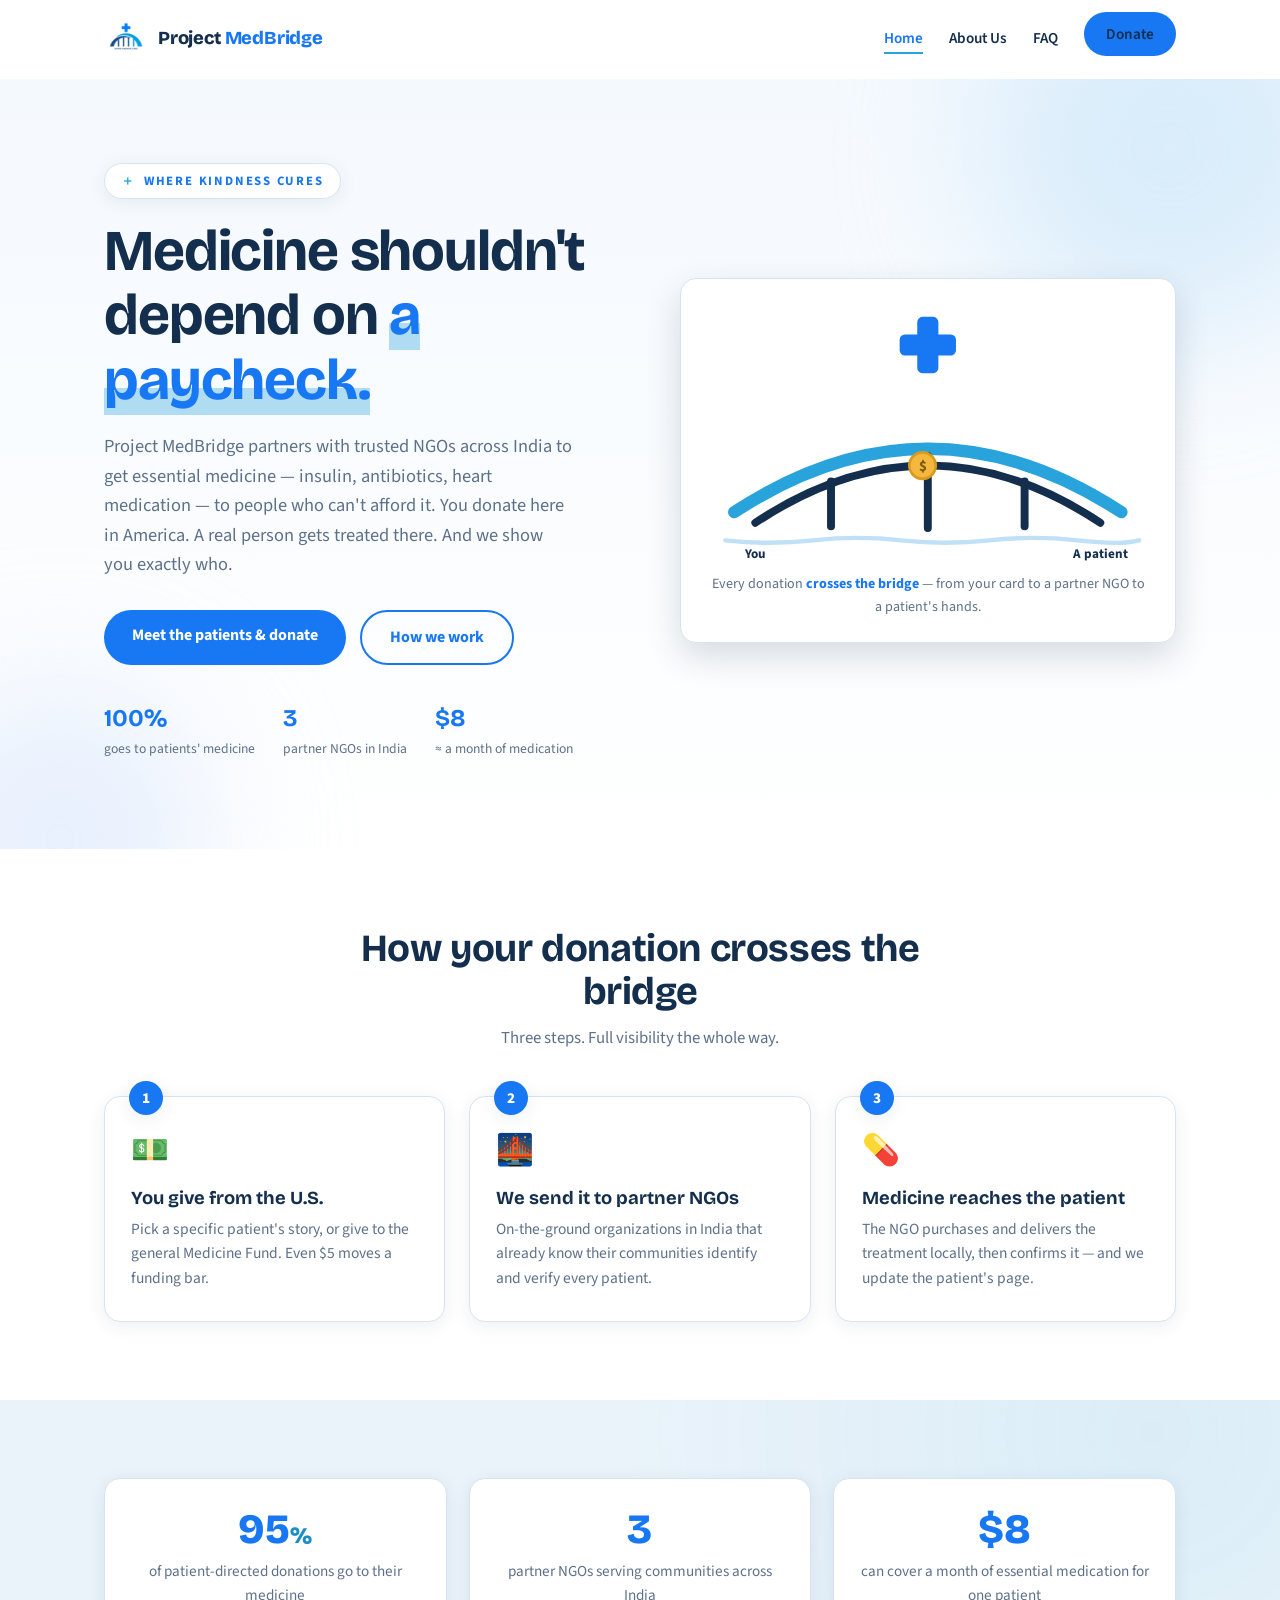
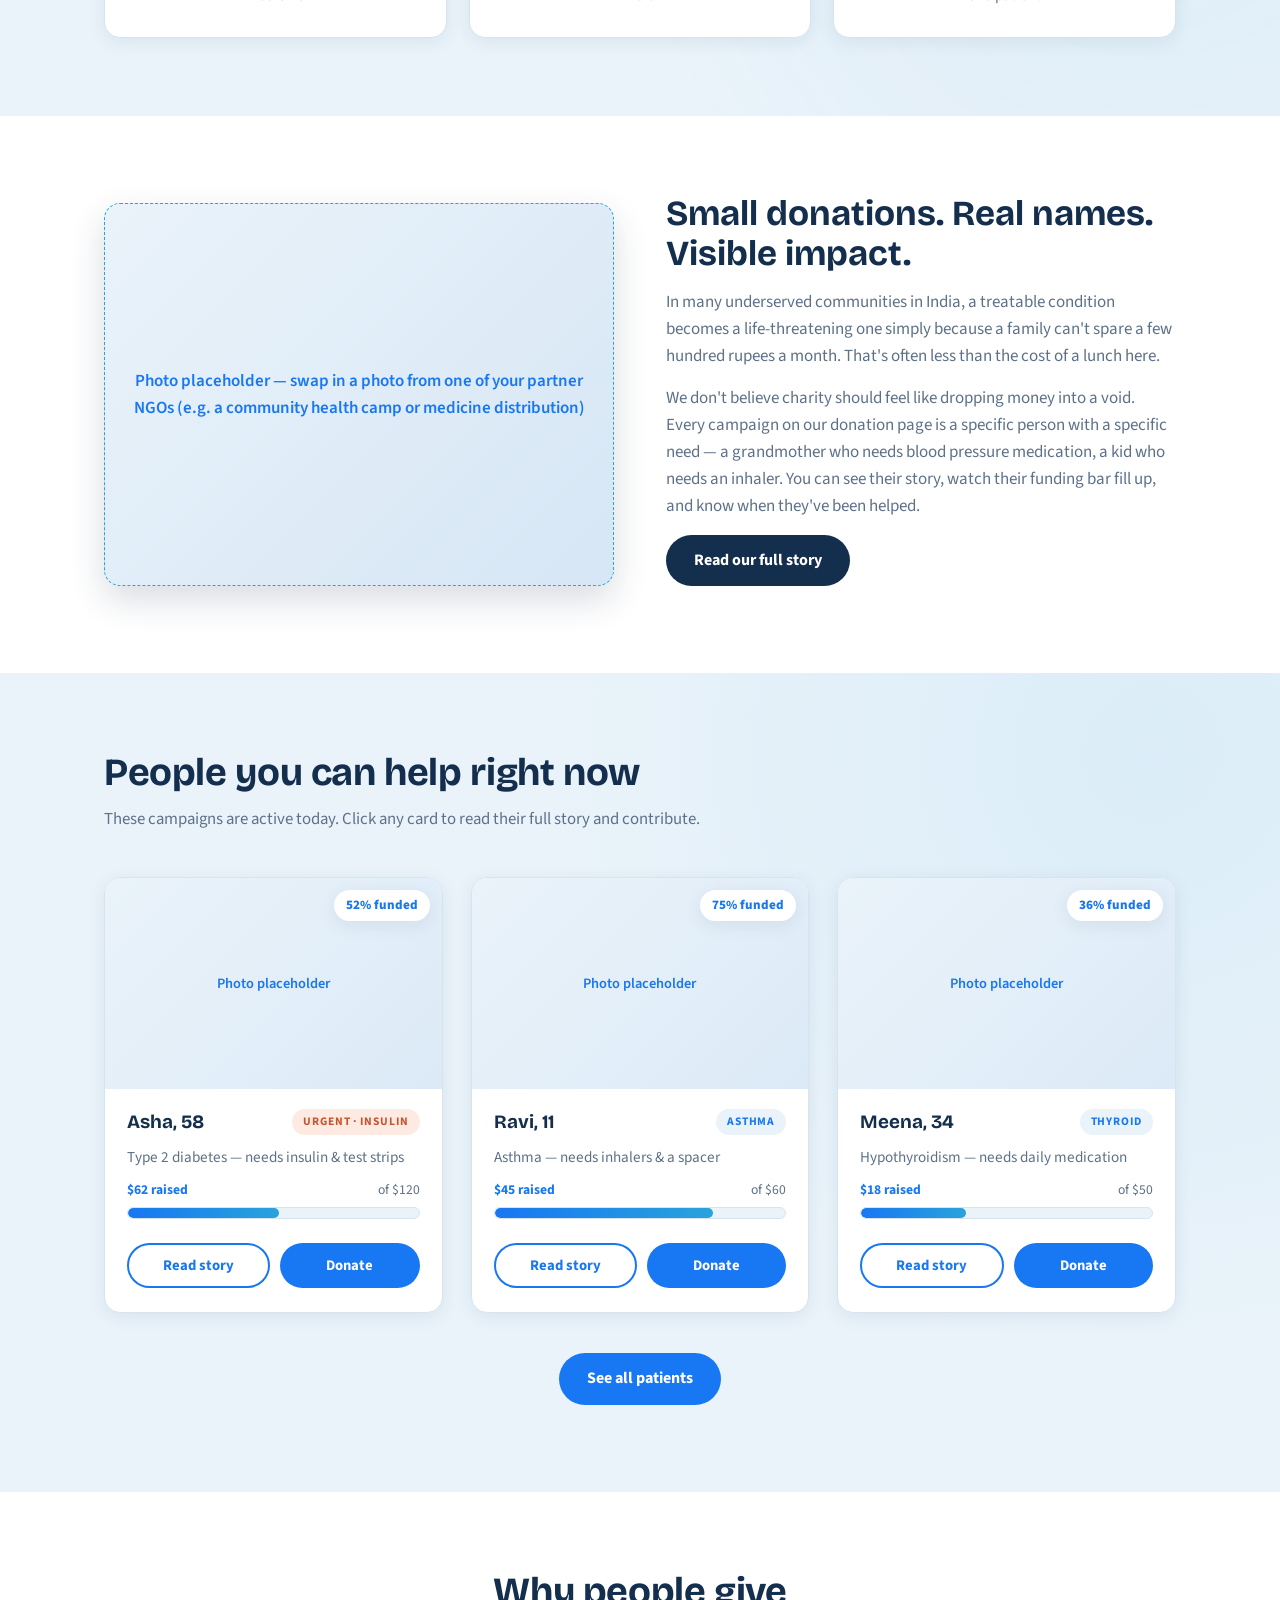
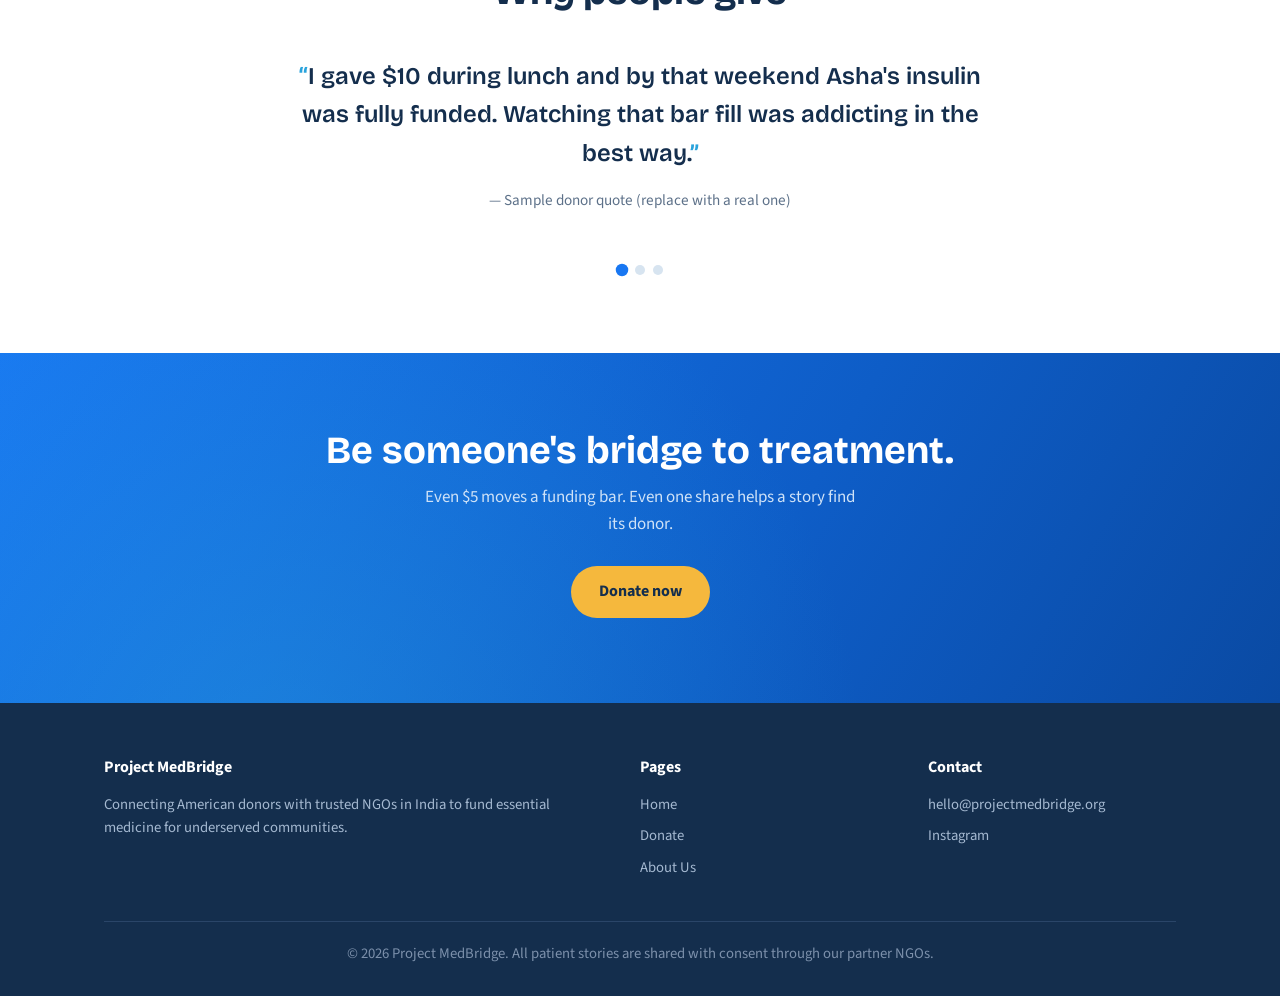
<file: index.html>
<!DOCTYPE html>
<html lang="en">
<head>
  <meta charset="UTF-8">
  <meta name="viewport" content="width=device-width, initial-scale=1.0">
  <title>Project MedBridge — Where kindness cures</title>
  <meta name="description" content="Project MedBridge partners with trusted NGOs in India to deliver essential medicine to people who can't afford it. Every dollar funds a real person's treatment.">
  <link rel="preconnect" href="https://fonts.googleapis.com">
  <link href="https://fonts.googleapis.com/css2?family=Bricolage+Grotesque:wght@600;700;800&family=Source+Sans+3:wght@400;600;700&display=swap" rel="stylesheet">
  <link rel="stylesheet" href="styles.css">
</head>
<body>

<header class="site-header" id="site-header">
  <nav class="nav">
    <a class="brand" href="index.html">
      <img src="logo.png" alt="Project MedBridge logo" height="44" style="border-radius:8px;">
      <span class="brand-name">Project <span>MedBridge</span></span>
    </a>
    <ul class="nav-links">
      <li><a href="index.html" class="active">Home</a></li>
      <li><a href="about.html">About Us</a></li>
      <li class="hide-mobile"><a href="about.html#faq">FAQ</a></li>
      <li><a href="donate.html" class="btn btn-primary" style="padding:10px 22px;">Donate</a></li>
    </ul>
  </nav>
</header>

<!-- ============ HERO ============ -->
<section class="hero">
  <div class="blob b1"></div>
  <div class="blob b2"></div>
  <div class="container hero-grid">
    <div class="reveal in">
      <span class="eyebrow">Where kindness cures</span>
      <h1>Medicine shouldn't depend on <em>a paycheck.</em></h1>
      <p class="lead">
        Project MedBridge partners with trusted NGOs across India to get essential
        medicine — insulin, antibiotics, heart medication — to people who can't
        afford it. You donate here in America. A real person gets treated there.
        And we show you exactly who.
      </p>
      <div class="hero-actions">
        <a href="donate.html" class="btn btn-primary">Meet the patients &amp; donate</a>
        <a href="about.html" class="btn btn-outline">How we work</a>
      </div>
      <div class="hero-mini">
        <div class="m"><b data-count="100" data-suffix="%">0%</b><small>goes to patients' medicine</small></div>
        <div class="m"><b data-count="3">0</b><small>partner NGOs in India</small></div>
        <div class="m"><b data-prefix="$" data-count="8">$0</b><small>≈ a month of medication</small></div>
      </div>
    </div>

    <!-- Animated bridge: a donation crossing from the US to a patient in India -->
    <div class="bridge-visual reveal in d2">
      <svg viewBox="0 0 520 300" xmlns="http://www.w3.org/2000/svg" aria-label="Animation of a donation crossing a bridge from the U.S. to a patient in India">
        <!-- cross (echoes the logo) -->
        <g fill="#1877F2">
          <rect x="248" y="18" width="24" height="64" rx="6"/>
          <rect x="228" y="38" width="64" height="24" rx="6"/>
        </g>
        <!-- back arch (sky) -->
        <path d="M40 240 Q260 96 480 240" stroke="#29A3DC" stroke-width="14" fill="none" stroke-linecap="round"/>
        <!-- front arch (navy) -->
        <path id="bridge-path" d="M64 252 Q260 122 456 252" stroke="#142E4D" stroke-width="9" fill="none" stroke-linecap="round"/>
        <!-- pylons -->
        <g stroke="#142E4D" stroke-width="9" stroke-linecap="round">
          <line x1="150" y1="205" x2="150" y2="256"/>
          <line x1="260" y1="176" x2="260" y2="258"/>
          <line x1="370" y1="205" x2="370" y2="256"/>
        </g>
        <!-- water -->
        <path d="M30 272 Q80 264 130 272 T230 272 T330 272 T430 272 T500 272" stroke="#BFE0F7" stroke-width="5" fill="none" stroke-linecap="round">
          <animate attributeName="d" dur="4s" repeatCount="indefinite"
            values="M30 272 Q80 264 130 272 T230 272 T330 272 T430 272 T500 272;
                    M30 272 Q80 280 130 272 T230 272 T330 272 T430 272 T500 272;
                    M30 272 Q80 264 130 272 T230 272 T330 272 T430 272 T500 272"/>
        </path>
        <!-- endpoint labels -->
        <g font-family="Source Sans 3, sans-serif" font-weight="700" font-size="15" fill="#142E4D">
          <text x="64" y="292" text-anchor="middle">You</text>
          <text x="456" y="292" text-anchor="middle">A patient</text>
        </g>
        <!-- the coin crossing the bridge -->
        <g class="coin">
          <circle r="15" fill="#F5B83D" stroke="#D89A1E" stroke-width="3"/>
          <text y="6" text-anchor="middle" font-family="Source Sans 3, sans-serif" font-weight="800" font-size="17" fill="#7A5B12">$</text>
          <animateMotion dur="3.5s" repeatCount="indefinite" keyPoints="0;1" keyTimes="0;1" calcMode="linear">
            <mpath href="#bridge-path"/>
          </animateMotion>
          <animate attributeName="opacity" dur="3.5s" repeatCount="indefinite" values="0;1;1;1;0" keyTimes="0;0.1;0.5;0.9;1"/>
        </g>
      </svg>
      <div class="bridge-caption">Every donation <strong>crosses the bridge</strong> — from your card to a partner NGO to a patient's hands.</div>
    </div>
  </div>
</section>

<!-- ============ HOW IT WORKS ============ -->
<section class="section">
  <div class="container">
    <div class="section-head center reveal">
      <h2>How your donation crosses the bridge</h2>
      <p>Three steps. Full visibility the whole way.</p>
    </div>
    <div class="steps-row">
      <div class="step-card reveal">
        <span class="n">1</span>
        <div class="icon">💵</div>
        <h3>You give from the U.S.</h3>
        <p>Pick a specific patient's story, or give to the general Medicine Fund. Even $5 moves a funding bar.</p>
      </div>
      <div class="step-card reveal d1">
        <span class="n">2</span>
        <div class="icon">🌉</div>
        <h3>We send it to partner NGOs</h3>
        <p>On-the-ground organizations in India that already know their communities identify and verify every patient.</p>
      </div>
      <div class="step-card reveal d2">
        <span class="n">3</span>
        <div class="icon">💊</div>
        <h3>Medicine reaches the patient</h3>
        <p>The NGO purchases and delivers the treatment locally, then confirms it — and we update the patient's page.</p>
      </div>
    </div>
  </div>
</section>

<!-- ============ STATS ============ -->
<section class="section tinted">
  <div class="container">
    <div class="stats-row">
      <div class="stat reveal">
        <div class="num"><span data-count="100">0</span><span class="suffix">%</span></div>
        <div class="label">of patient-directed donations go to their medicine</div>
      </div>
      <div class="stat reveal d1">
        <div class="num"><span data-count="3">0</span></div>
        <div class="label">partner NGOs serving communities across India</div>
      </div>
      <div class="stat reveal d2">
        <div class="num">$<span data-count="8">0</span></div>
        <div class="label">can cover a month of essential medication for one patient</div>
      </div>
    </div>
  </div>
</section>

<!-- ============ MISSION ============ -->
<section class="section">
  <div class="container split">
    <div class="photo-frame reveal">
      Photo placeholder — swap in a photo from one of your partner NGOs
      (e.g. a community health camp or medicine distribution)
    </div>
    <div class="reveal d1">
      <h2>Small donations. Real names. Visible impact.</h2>
      <p>
        In many underserved communities in India, a treatable condition becomes a
        life-threatening one simply because a family can't spare a few hundred rupees
        a month. That's often less than the cost of a lunch here.
      </p>
      <p>
        We don't believe charity should feel like dropping money into a void. Every
        campaign on our donation page is a specific person with a specific need — a
        grandmother who needs blood pressure medication, a kid who needs an inhaler.
        You can see their story, watch their funding bar fill up, and know when
        they've been helped.
      </p>
      <a href="about.html" class="btn btn-secondary">Read our full story</a>
    </div>
  </div>
</section>

<!-- ============ FEATURED PATIENTS ============ -->
<section class="section tinted">
  <div class="container">
    <div class="section-head reveal">
      <h2>People you can help right now</h2>
      <p>These campaigns are active today. Click any card to read their full story and contribute.</p>
    </div>
    <div class="card-grid" id="featured-grid"></div>
    <div style="text-align:center; margin-top: 40px;">
      <a href="donate.html" class="btn btn-primary">See all patients</a>
    </div>
  </div>
</section>

<!-- ============ QUOTES ============ -->
<!-- PLACEHOLDER QUOTES: replace with real donor / NGO quotes before launch -->
<section class="section">
  <div class="container">
    <div class="section-head center reveal">
      <h2>Why people give</h2>
    </div>
    <div class="quotes-wrap reveal" id="quotes">
      <div class="quote on">
        <p>I gave $10 during lunch and by that weekend Asha's insulin was fully funded. Watching that bar fill was addicting in the best way.</p>
        <div class="who">— Sample donor quote (replace with a real one)</div>
      </div>
      <div class="quote">
        <p>Knowing exactly whose medicine my money bought made this feel completely different from any other donation I've made.</p>
        <div class="who">— Sample donor quote (replace with a real one)</div>
      </div>
      <div class="quote">
        <p>The MedBridge model works because the funds arrive tied to a verified patient we already know. It removes every excuse for delay.</p>
        <div class="who">— Sample partner NGO quote (replace with a real one)</div>
      </div>
    </div>
    <div class="quote-dots" id="quote-dots"></div>
  </div>
</section>

<!-- ============ CTA BAND ============ -->
<section class="cta-band">
  <h2>Be someone's bridge to treatment.</h2>
  <p>Even $5 moves a funding bar. Even one share helps a story find its donor.</p>
  <a href="donate.html" class="btn btn-gold">Donate now</a>
</section>

<footer class="site-footer">
  <div class="container">
    <div class="footer-grid">
      <div>
        <h4>Project MedBridge</h4>
        <p>Connecting American donors with trusted NGOs in India to fund essential medicine for underserved communities.</p>
      </div>
      <div>
        <h4>Pages</h4>
        <a href="index.html">Home</a>
        <a href="donate.html">Donate</a>
        <a href="about.html">About Us</a>
      </div>
      <div>
        <h4>Contact</h4>
        <a href="mailto:hello@projectmedbridge.org">hello@projectmedbridge.org</a>
        <a href="#">Instagram</a>
      </div>
    </div>
    <div class="footer-bottom">© 2026 Project MedBridge. All patient stories are shared with consent through our partner NGOs.</div>
  </div>
</footer>

<!-- Modal (shared) -->
<div class="modal-overlay" id="modal-overlay">
  <div class="modal" role="dialog" aria-modal="true" aria-labelledby="modal-name">
    <button class="modal-close" id="modal-close" aria-label="Close">✕</button>
    <div class="card-photo" id="modal-photo">Photo placeholder</div>
    <div class="modal-body">
      <h3 id="modal-name"></h3>
      <div class="meta" id="modal-meta"></div>
      <p class="story" id="modal-story"></p>
      <div class="partner-note" id="modal-partner"></div>
      <div class="fund-bar-wrap">
        <div class="fund-amounts">
          <span class="raised" id="modal-raised"></span>
          <span class="goal" id="modal-goal"></span>
        </div>
        <div class="fund-bar" style="position:relative;"><div class="fund-fill" id="modal-fill"></div></div>
      </div>
      <div class="amount-picker">
        <div class="ap-label">Choose an amount</div>
        <div class="amount-row" id="amount-row">
          <button class="amt" data-amt="5">$5</button>
          <button class="amt on" data-amt="10">$10</button>
          <button class="amt" data-amt="25">$25</button>
          <button class="amt" data-amt="50">$50</button>
          <input class="amt-custom" id="amt-custom" type="number" min="1" placeholder="Custom $">
        </div>
        <div class="impact-line" id="impact-line"></div>
      </div>
      <div class="card-actions" style="margin-top:20px;">
        <a href="#" class="btn btn-primary" id="modal-donate">Donate $10</a>
      </div>
    </div>
  </div>
</div>

<script src="script.js"></script>
</body>
</html>
</file>
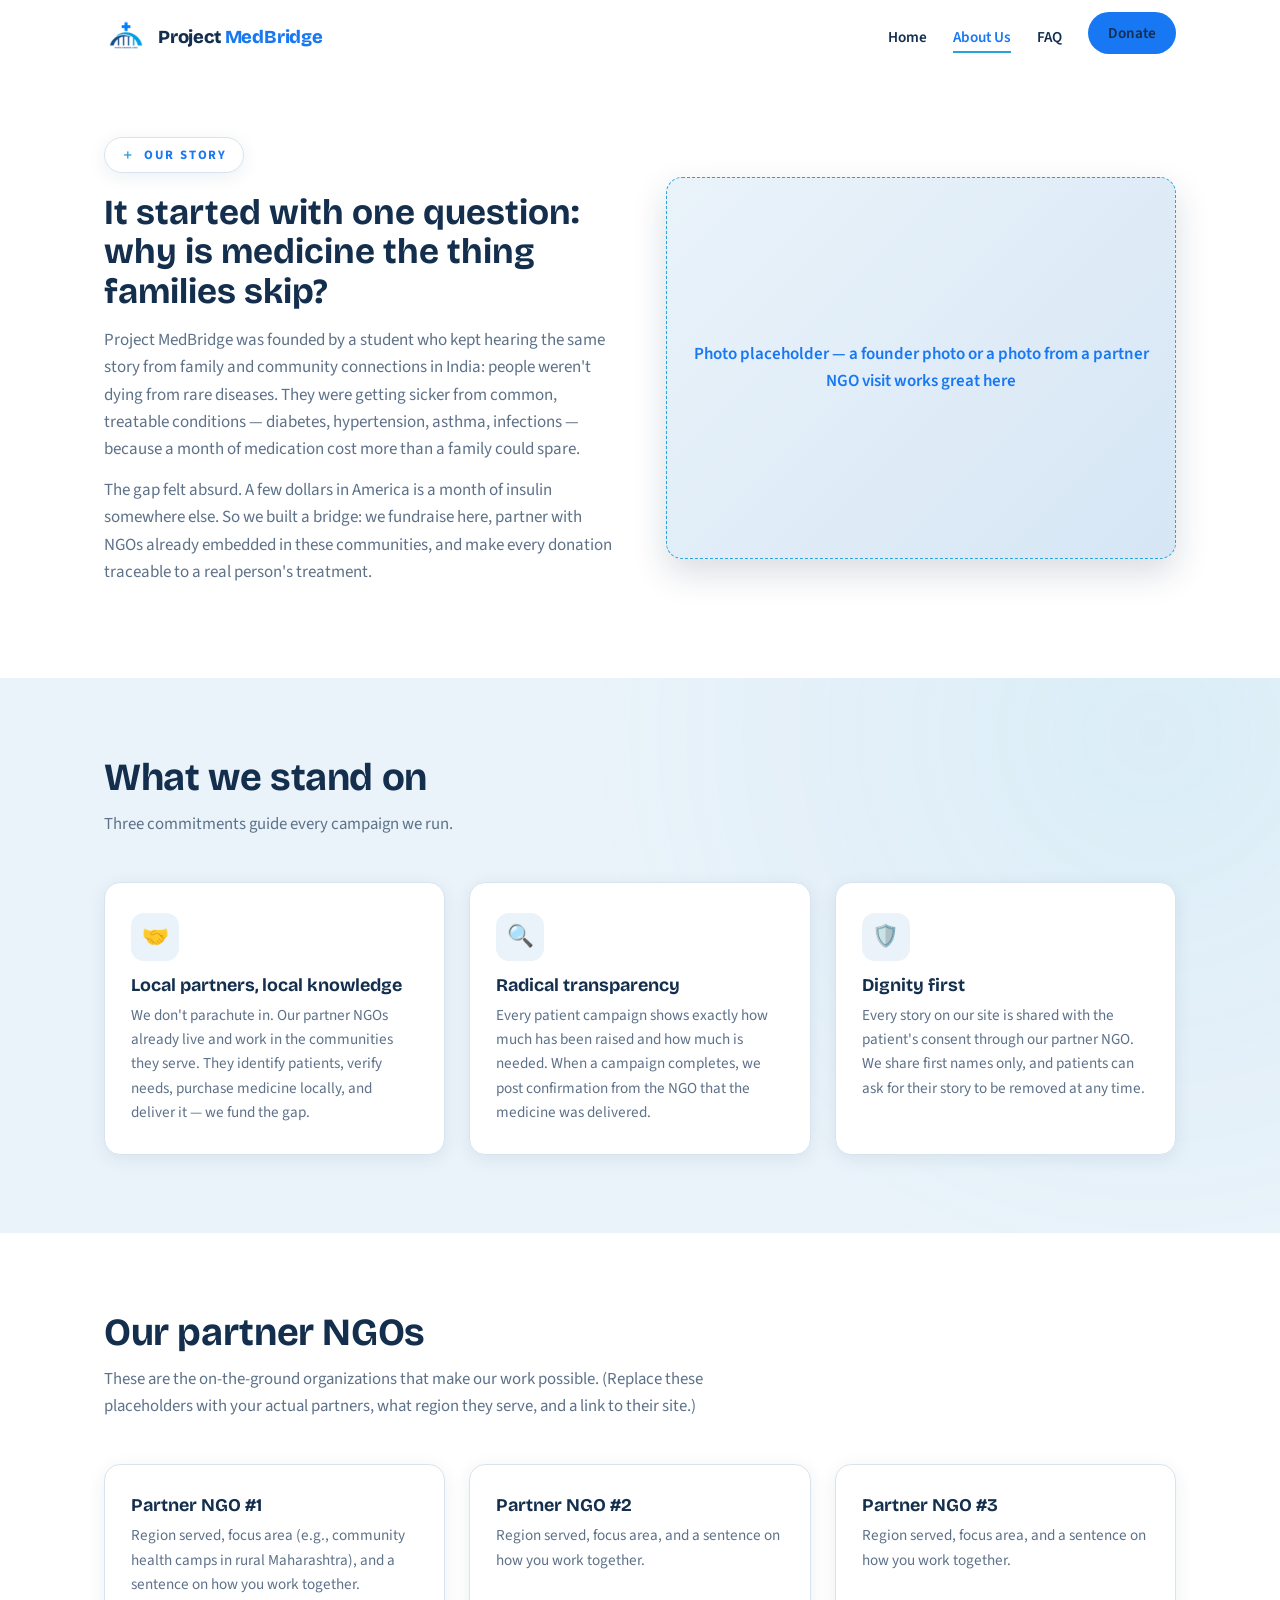
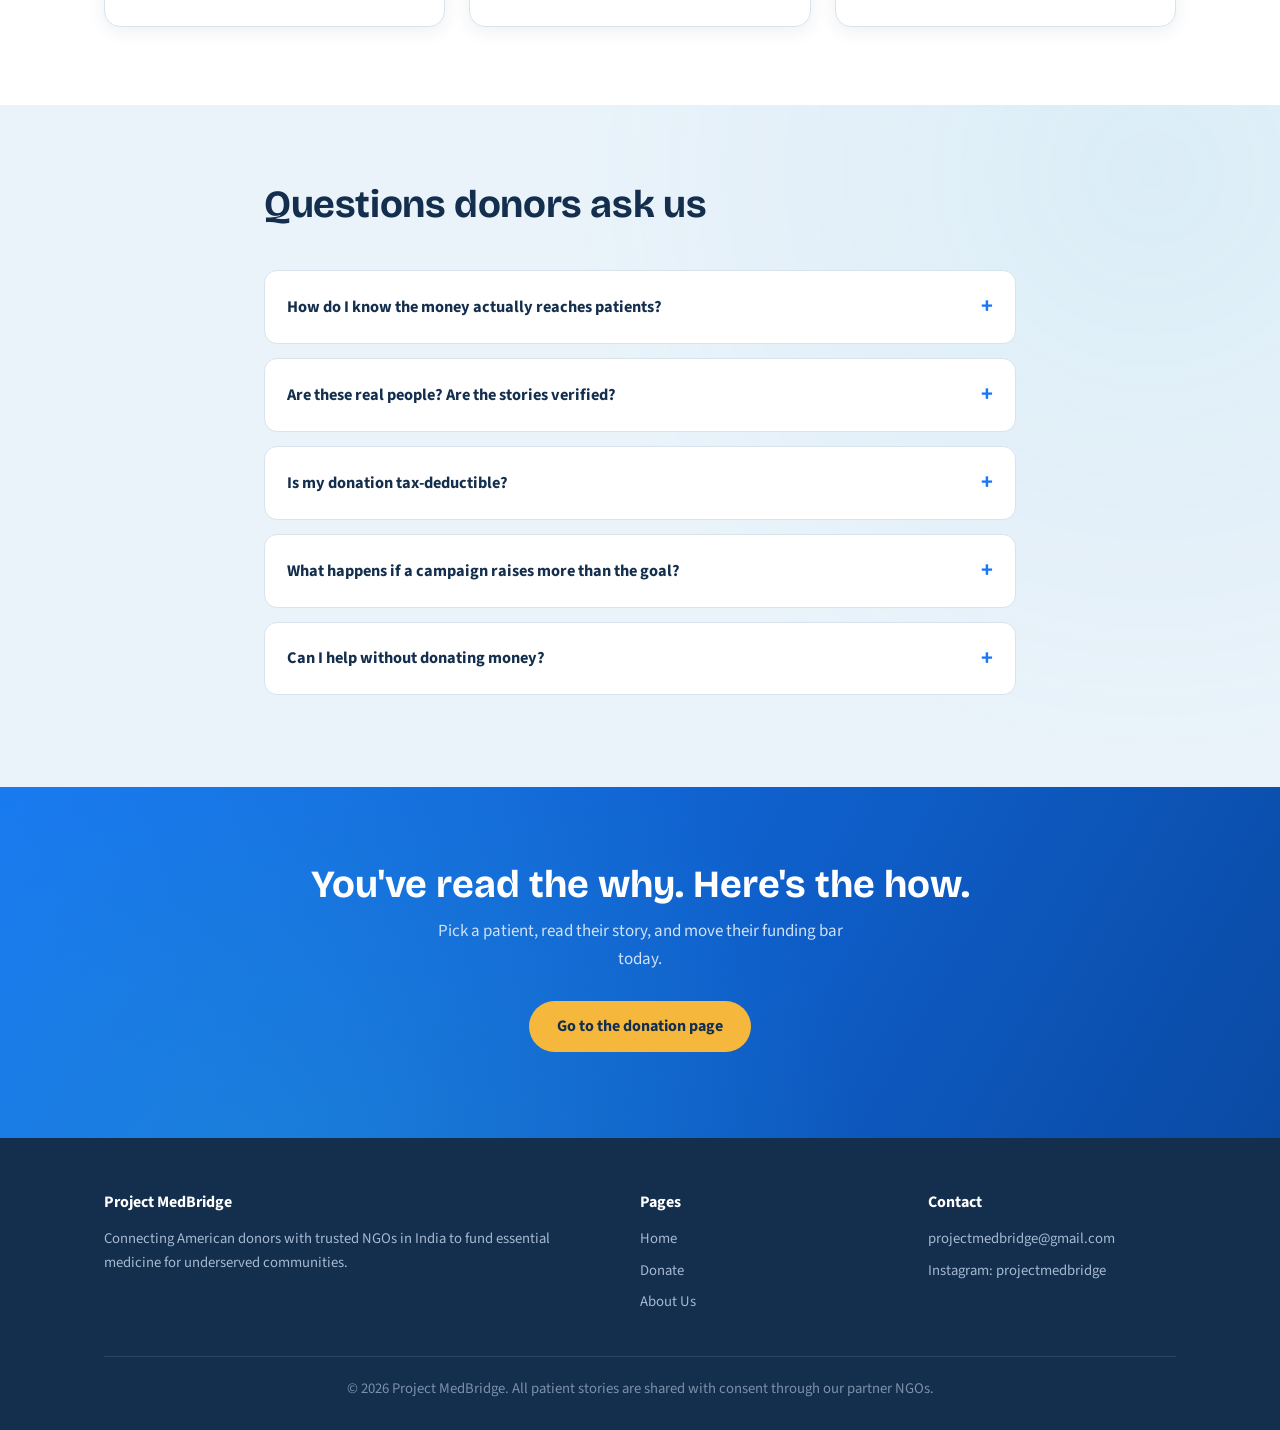
<file: about.html>
<!DOCTYPE html>
<html lang="en">
<head>
  <meta charset="UTF-8">
  <meta name="viewport" content="width=device-width, initial-scale=1.0">
  <title>About Us — Project MedBridge</title>
  <meta name="description" content="Why Project MedBridge exists, how we choose our NGO partners in India, and how we keep every donation transparent.">
  <link rel="preconnect" href="https://fonts.googleapis.com">
  <link href="https://fonts.googleapis.com/css2?family=Bricolage+Grotesque:wght@600;700;800&family=Source+Sans+3:wght@400;600;700&display=swap" rel="stylesheet">
  <link rel="stylesheet" href="styles.css">
</head>
<body>

<header class="site-header" id="site-header">
  <nav class="nav">
    <a class="brand" href="index.html">
      <img src="logo.png" alt="Project MedBridge logo" height="44" style="border-radius:8px;">
      <span class="brand-name">Project <span>MedBridge</span></span>
    </a>
    <ul class="nav-links">
      <li><a href="index.html">Home</a></li>
      <li><a href="about.html" class="active">About Us</a></li>
      <li class="hide-mobile"><a href="#faq">FAQ</a></li>
      <li><a href="donate.html" class="btn btn-primary" style="padding:9px 20px;">Donate</a></li>
    </ul>
  </nav>
</header>

<!-- ============ STORY ============ -->
<section class="section" style="padding-top:60px;">
  <div class="container split">
    <div>
      <span class="eyebrow">Our story</span>
      <h2>It started with one question: why is medicine the thing families skip?</h2>
      <p>
        <!-- EDIT THIS: replace with your real founding story -->
        Project MedBridge was founded by a student who kept hearing the same story
        from family and community connections in India: people weren't dying from
        rare diseases. They were getting sicker from common, treatable conditions —
        diabetes, hypertension, asthma, infections — because a month of medication
        cost more than a family could spare.
      </p>
      <p>
        The gap felt absurd. A few dollars in America is a month of insulin
        somewhere else. So we built a bridge: we fundraise here, partner with NGOs
        already embedded in these communities, and make every donation traceable to
        a real person's treatment.
      </p>
    </div>
    <div class="photo-frame">
      Photo placeholder — a founder photo or a photo from a partner NGO visit works great here
    </div>
  </div>
</section>

<!-- ============ HOW WE CHOOSE PARTNERS ============ -->
<section class="section tinted">
  <div class="container">
    <div class="section-head reveal">
      <h2>What we stand on</h2>
      <p>Three commitments guide every campaign we run.</p>
    </div>
    <div class="values-grid">
      <div class="value-card reveal">
        <div class="icon">🤝</div>
        <h3>Local partners, local knowledge</h3>
        <p>We don't parachute in. Our partner NGOs already live and work in the communities they serve. They identify patients, verify needs, purchase medicine locally, and deliver it — we fund the gap.</p>
      </div>
      <div class="value-card reveal">
        <div class="icon">🔍</div>
        <h3>Radical transparency</h3>
        <p>Every patient campaign shows exactly how much has been raised and how much is needed. When a campaign completes, we post confirmation from the NGO that the medicine was delivered.</p>
      </div>
      <div class="value-card reveal">
        <div class="icon">🛡️</div>
        <h3>Dignity first</h3>
        <p>Every story on our site is shared with the patient's consent through our partner NGO. We share first names only, and patients can ask for their story to be removed at any time.</p>
      </div>
    </div>
  </div>
</section>

<!-- ============ PARTNERS ============ -->
<section class="section">
  <div class="container">
    <div class="section-head reveal">
      <h2>Our partner NGOs</h2>
      <p>
        <!-- EDIT THIS: replace with your real partner organizations -->
        These are the on-the-ground organizations that make our work possible.
        (Replace these placeholders with your actual partners, what region they serve,
        and a link to their site.)
      </p>
    </div>
    <div class="values-grid">
      <div class="value-card reveal">
        <h3>Partner NGO #1</h3>
        <p>Region served, focus area (e.g., community health camps in rural Maharashtra), and a sentence on how you work together.</p>
      </div>
      <div class="value-card reveal">
        <h3>Partner NGO #2</h3>
        <p>Region served, focus area, and a sentence on how you work together.</p>
      </div>
      <div class="value-card reveal">
        <h3>Partner NGO #3</h3>
        <p>Region served, focus area, and a sentence on how you work together.</p>
      </div>
    </div>
  </div>
</section>

<!-- ============ FAQ ============ -->
<section class="section tinted" id="faq">
  <div class="container" style="max-width:800px;">
    <div class="section-head reveal">
      <h2>Questions donors ask us</h2>
    </div>
    <details class="faq reveal">
      <summary>How do I know the money actually reaches patients?</summary>
      <p>Each campaign is tied to a specific patient identified by a partner NGO. When their funding goal is met, we transfer the funds and the NGO purchases and delivers the medicine locally, then sends us confirmation. We mark the campaign complete on the site.</p>
    </details>
    <details class="faq reveal">
      <summary>Are these real people? Are the stories verified?</summary>
      <p>Yes. Patients are identified and verified by our partner NGOs, who work in these communities every day. Stories are shared with consent, using first names only.</p>
    </details>
    <details class="faq reveal">
      <summary>Is my donation tax-deductible?</summary>
      <p><!-- EDIT: update once your 501(c)(3) status is confirmed -->We are in the process of establishing our nonprofit status. Check back here — once confirmed, donations will be tax-deductible and we'll provide receipts.</p>
    </details>
    <details class="faq reveal">
      <summary>What happens if a campaign raises more than the goal?</summary>
      <p>Extra funds roll into the general Medicine Fund, which supports the most urgent campaigns and restocks partner NGO community pharmacies.</p>
    </details>
    <details class="faq reveal">
      <summary>Can I help without donating money?</summary>
      <p>Absolutely. Sharing a patient's story is one of the most effective things you can do — most campaigns get funded because someone shared them. You can also reach out about volunteering at <a href="mailto:projectmedbridge@gmail.com">projectmedbridge@gmail.com</a>.</p>
    </details>
  </div>
</section>

<!-- ============ CTA ============ -->
<section class="cta-band">
  <h2>You've read the why. Here's the how.</h2>
  <p>Pick a patient, read their story, and move their funding bar today.</p>
  <a href="donate.html" class="btn btn-gold">Go to the donation page</a>
</section>

<footer class="site-footer">
  <div class="container">
    <div class="footer-grid">
      <div>
        <h4>Project MedBridge</h4>
        <p>Connecting American donors with trusted NGOs in India to fund essential medicine for underserved communities.</p>
      </div>
      <div>
        <h4>Pages</h4>
        <a href="index.html">Home</a>
        <a href="donate.html">Donate</a>
        <a href="about.html">About Us</a>
      </div>
      <div>
        <h4>Contact</h4>
        <a href="mailto:projectmedbridge@gmail.com">projectmedbridge@gmail.com</a>
        <a href="#">Instagram: projectmedbridge</a>
      </div>
    </div>
    <div class="footer-bottom">© 2026 Project MedBridge. All patient stories are shared with consent through our partner NGOs.</div>
  </div>
</footer>

<script src="script.js"></script>
</body>
</html>
</file>
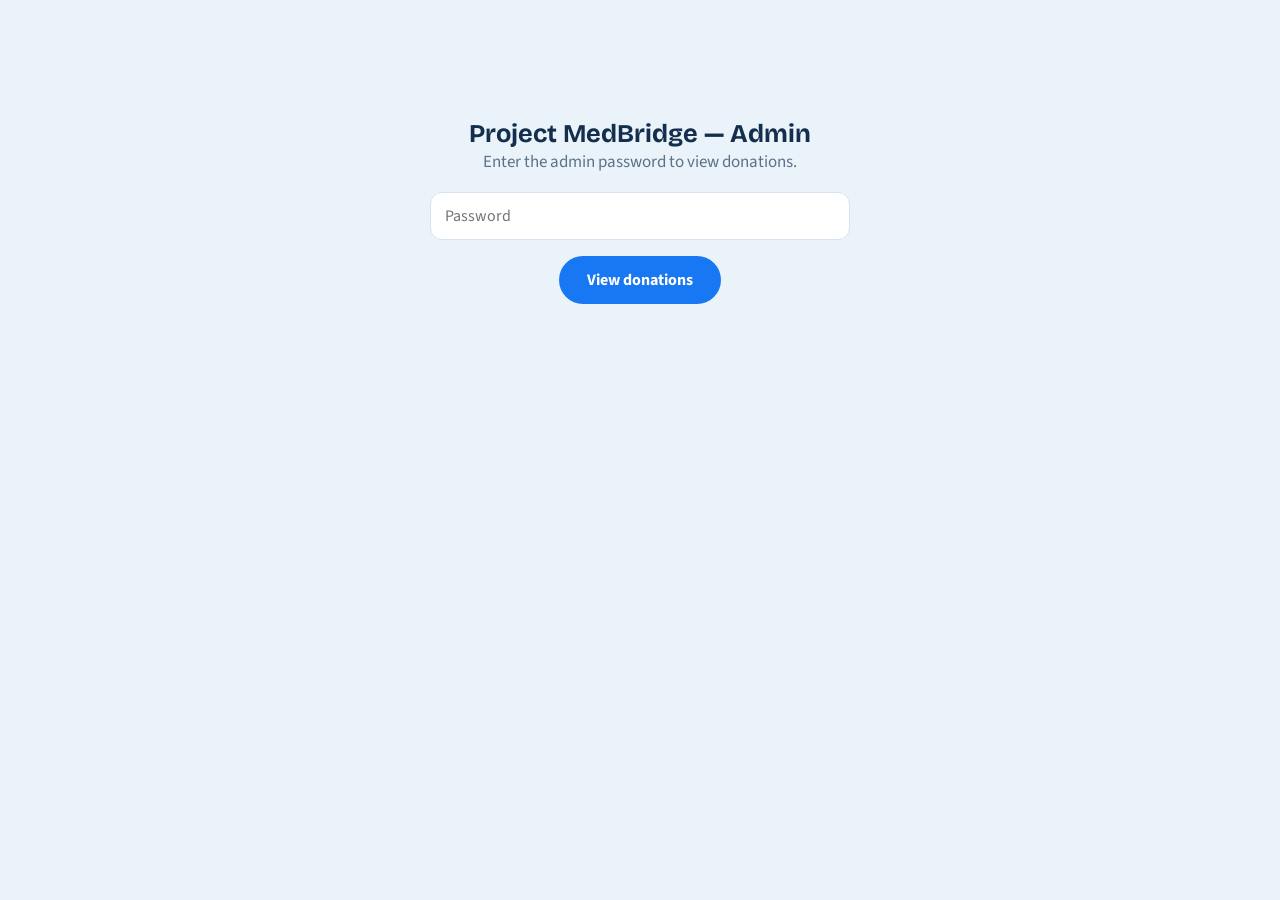
<file: admin.html>
<!DOCTYPE html>
<html lang="en">
<head>
<meta charset="UTF-8">
<meta name="viewport" content="width=device-width, initial-scale=1.0">
<title>Donations — Project MedBridge (Admin)</title>
<meta name="robots" content="noindex, nofollow">
<link href="https://fonts.googleapis.com/css2?family=Bricolage+Grotesque:wght@700;800&family=Source+Sans+3:wght@400;600;700&display=swap" rel="stylesheet">
<link rel="stylesheet" href="styles.css">
<style>
  body { background: var(--pale); }
  .admin-wrap { max-width: 900px; margin: 50px auto; padding: 0 24px 60px; }
  .admin-head { display:flex; justify-content:space-between; align-items:center; margin-bottom:24px; flex-wrap:wrap; gap:12px; }
  table { width:100%; border-collapse: collapse; background: var(--white); border-radius: var(--radius); overflow:hidden; box-shadow: var(--shadow); }
  th, td { padding: 12px 16px; text-align: left; font-size: 0.92rem; border-bottom: 1px solid var(--border); }
  th { background: var(--ink); color: var(--white); font-weight:700; }
  tr:last-child td { border-bottom:none; }
  tr:hover td { background: var(--pale); }
  .status-pill { padding:3px 10px; border-radius:999px; font-size:0.78rem; font-weight:700; }
  .status-pill.completed { background:#E8F7EC; color:#1D6B3A; }
  .status-pill.rejected { background:#FDEBE3; color:var(--clay); }
  #msg { color: var(--gray); padding: 30px; text-align:center; }
  .gate { max-width:420px; margin:120px auto; text-align:center; }
  .gate input { width:100%; padding:12px 14px; border-radius:12px; border:1.5px solid var(--border); font-size:1rem; margin:16px 0; font-family:inherit; }
</style>
</head>
<body>

<!-- NOTE: this is a convenience view, not real security — the password check
     below happens in the browser, so treat this page as "hidden", not "locked".
     The Google Sheet itself (private, only shared with your team) is the
     actually-secure place to view donor data. -->
<div class="gate" id="gate">
  <h2>Project MedBridge — Admin</h2>
  <p style="color:var(--gray)">Enter the admin password to view donations.</p>
  <input type="password" id="pw" placeholder="Password">
  <button class="btn btn-primary" id="pw-submit">View donations</button>
</div>

<div class="admin-wrap" id="admin-wrap" style="display:none;">
  <div class="admin-head">
    <h2>Donations</h2>
    <span id="total-line" style="color:var(--gray)"></span>
  </div>
  <div id="msg">Loading…</div>
  <table id="table" style="display:none;">
    <thead>
      <tr><th>Date</th><th>Donor</th><th>Email</th><th>Patient</th><th>Amount</th><th>Status</th></tr>
    </thead>
    <tbody id="tbody"></tbody>
  </table>
</div>

<script>
  // Change this to whatever you want — again, this only hides the page from
  // casual visitors, it does not encrypt or truly protect the data.
  const ADMIN_PASSWORD = "changeme";
  const APPS_SCRIPT_URL = ""; // paste the same Web app URL used in script.js

  document.getElementById("pw-submit").addEventListener("click", checkPassword);
  document.getElementById("pw").addEventListener("keydown", (e) => { if (e.key === "Enter") checkPassword(); });

  function checkPassword() {
    if (document.getElementById("pw").value === ADMIN_PASSWORD) {
      document.getElementById("gate").style.display = "none";
      document.getElementById("admin-wrap").style.display = "block";
      loadDonations();
    } else {
      alert("Wrong password.");
    }
  }

  async function loadDonations() {
    if (!APPS_SCRIPT_URL) {
      document.getElementById("msg").textContent =
        "Set APPS_SCRIPT_URL at the top of this file's <script> tag first.";
      return;
    }
    try {
      const res = await fetch(APPS_SCRIPT_URL);
      const data = await res.json();
      if (!data.ok) throw new Error(data.error || "Unknown error");
      const rows = data.donations;
      if (!rows.length) {
        document.getElementById("msg").textContent = "No donations logged yet.";
        return;
      }
      const completed = rows.filter(r => r.status === "COMPLETED");
      const total = completed.reduce((s, r) => s + Number(r.amount || 0), 0);
      document.getElementById("total-line").textContent =
        `$${total.toFixed(2)} total · ${completed.length} completed donation${completed.length === 1 ? "" : "s"}`;

      document.getElementById("tbody").innerHTML = rows.map(r => `
        <tr>
          <td>${new Date(r.timestamp).toLocaleString()}</td>
          <td>${escapeHtml(r.donorName || "—")}</td>
          <td>${escapeHtml(r.donorEmail || "—")}</td>
          <td>${escapeHtml(r.patientName || r.patientId || "—")}</td>
          <td>$${Number(r.amount || 0).toFixed(2)}</td>
          <td><span class="status-pill ${r.status === "COMPLETED" ? "completed" : "rejected"}">${escapeHtml(String(r.status))}</span></td>
        </tr>`).join("");

      document.getElementById("msg").style.display = "none";
      document.getElementById("table").style.display = "table";
    } catch (err) {
      document.getElementById("msg").textContent = "Couldn't load donations: " + err.message;
    }
  }

  function escapeHtml(s) {
    return String(s).replace(/[&<>"']/g, c => ({"&":"&amp;","<":"&lt;",">":"&gt;",'"':"&quot;","'":"&#39;"}[c]));
  }
</script>
</body>
</html>
</file>
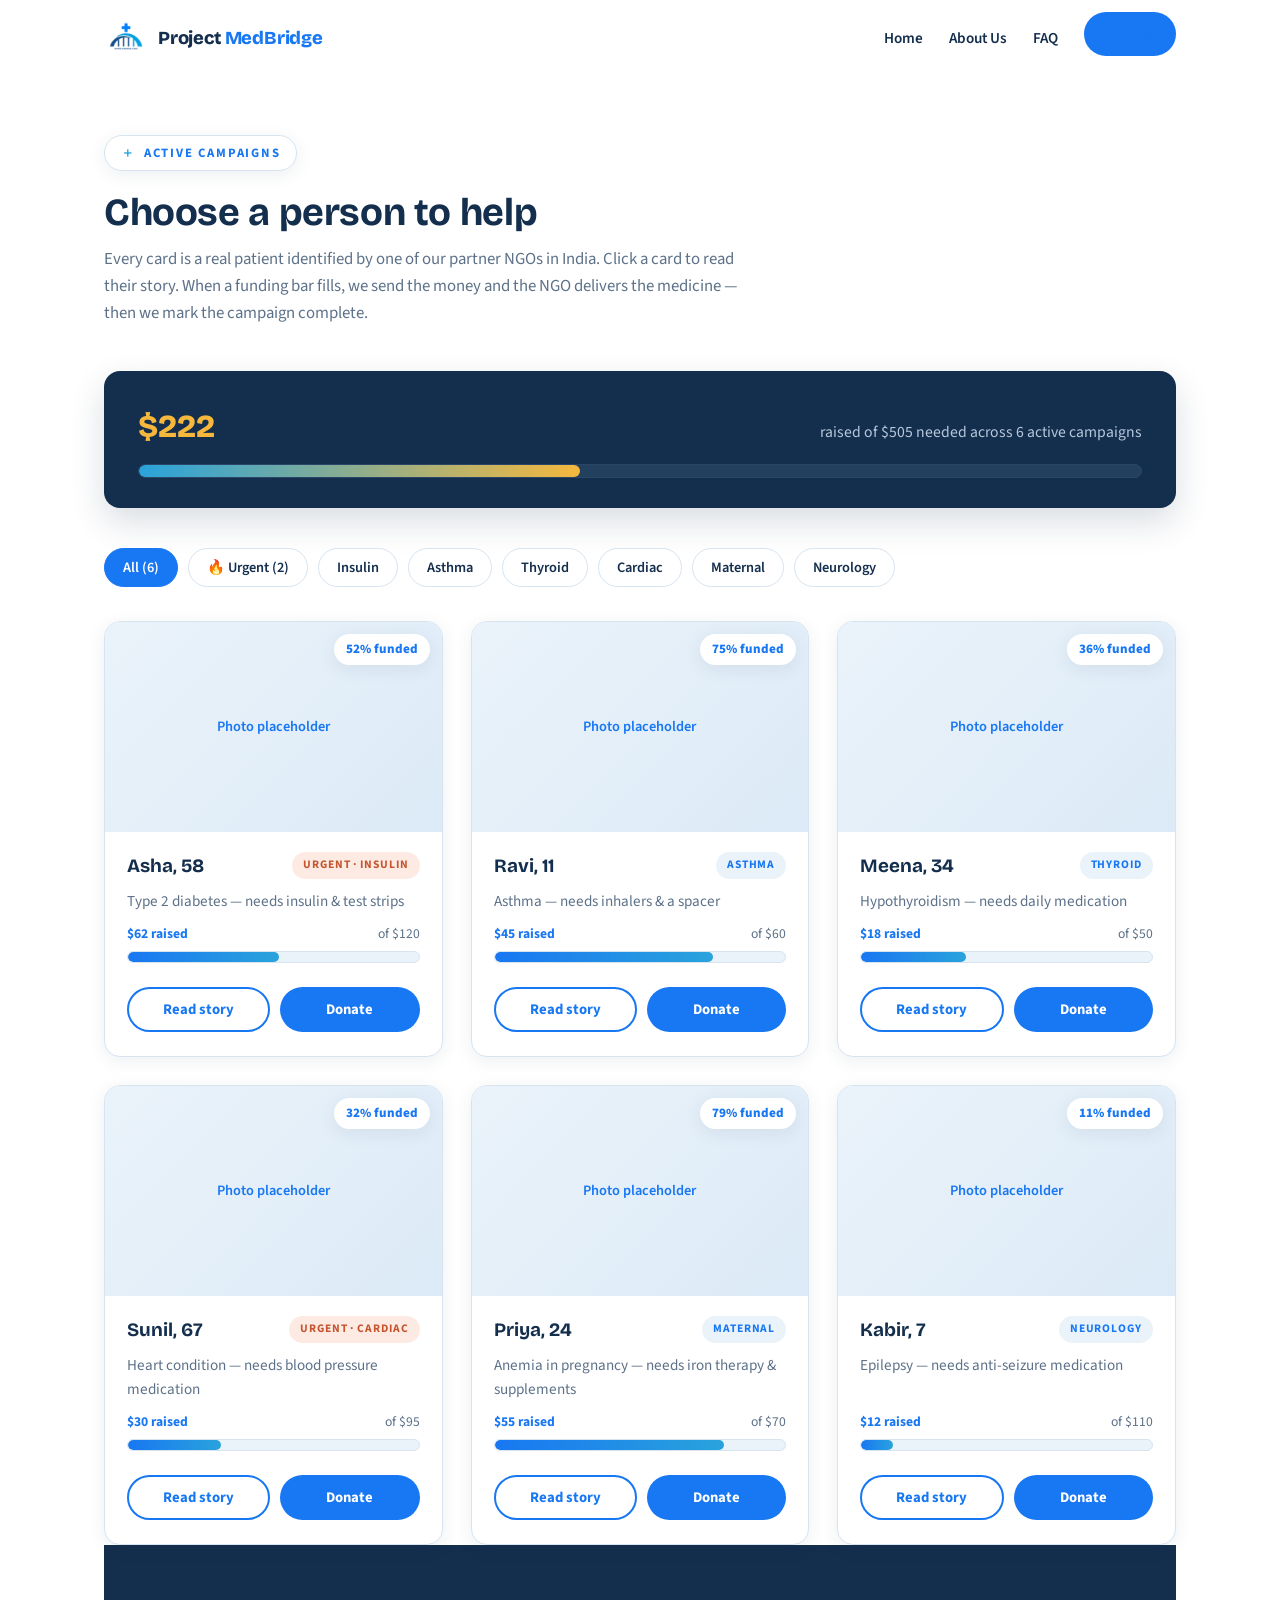
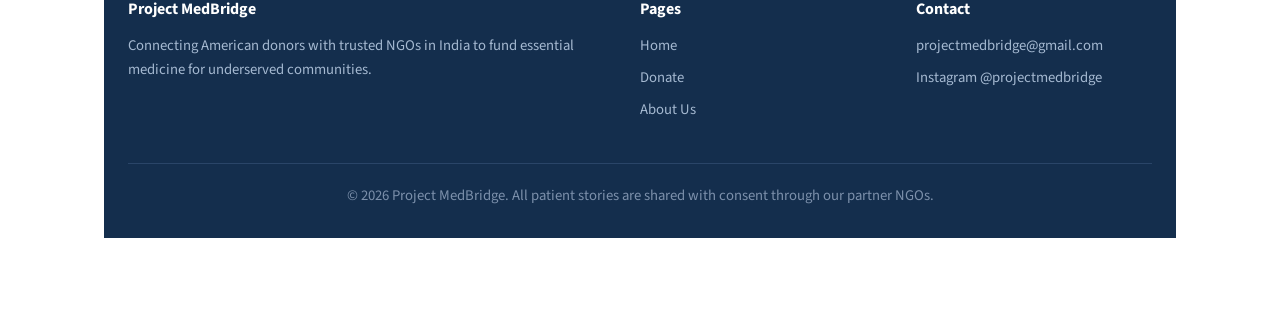
<file: donate.html>
<!DOCTYPE html>
<html lang="en">
<head>
  <meta charset="UTF-8">
  <meta name="viewport" content="width=device-width, initial-scale=1.0">
  <title>Donate — Project MedBridge</title>
  <meta name="description" content="Fund essential medicine for a specific patient in India. Read their story, watch their funding bar fill, and know exactly who you helped.">
  <link rel="preconnect" href="https://fonts.googleapis.com">
  <link href="https://fonts.googleapis.com/css2?family=Bricolage+Grotesque:wght@600;700;800&family=Source+Sans+3:wght@400;600;700&display=swap" rel="stylesheet">
  <link rel="stylesheet" href="styles.css">
</head>
<body>

<header class="site-header" id="site-header">
  <nav class="nav">
    <a class="brand" href="index.html">
      <img src="logo.png" alt="Project MedBridge logo" height="44" style="border-radius:8px;">
      <span class="brand-name">Project <span>MedBridge</span></span>
    </a>
    <ul class="nav-links">
      <li><a href="index.html">Home</a></li>
      <li><a href="about.html">About Us</a></li>
      <li class="hide-mobile"><a href="about.html#faq">FAQ</a></li>
      <li><a href="donate.html" class="btn btn-primary active" style="padding:10px 22px;">Donate</a></li>
    </ul>
  </nav>
</header>

<section class="section" style="padding-top:56px;">
  <div class="container">
    <div class="section-head reveal in">
      <span class="eyebrow">Active campaigns</span>
      <h2>Choose a person to help</h2>
      <p>
        Every card is a real patient identified by one of our partner NGOs in India.
        Click a card to read their story. When a funding bar fills, we send the money
        and the NGO delivers the medicine — then we mark the campaign complete.
      </p>
    </div>

    <!-- Live totals across all campaigns (computed automatically) -->
    <div class="totals-panel reveal in d1">
      <div class="line">
        <span class="big" id="total-raised">$0</span>
        <span class="sub" id="total-sub"></span>
      </div>
      <div class="fund-bar"><div class="fund-fill" id="total-fill"></div></div>
    </div>

    <!-- Filters (built automatically from patient tags) -->
    <div class="filter-row" id="filter-row"></div>

    <div class="card-grid" id="patient-grid"></div>
    <p class="empty-msg" id="empty-msg">No campaigns match this filter right now — check back soon!</p>

<footer class="site-footer">
  <div class="container">
    <div class="footer-grid">
      <div>
        <h4>Project MedBridge</h4>
        <p>Connecting American donors with trusted NGOs in India to fund essential medicine for underserved communities.</p>
      </div>
      <div>
        <h4>Pages</h4>
        <a href="index.html">Home</a>
        <a href="donate.html">Donate</a>
        <a href="about.html">About Us</a>
      </div>
      <div>
        <h4>Contact</h4>
        <a href="mailto:projectmedbridge@gmail.com">projectmedbridge@gmail.com</a>
        <a href="#">Instagram @projectmedbridge</a>
      </div>
    </div>
    <div class="footer-bottom">© 2026 Project MedBridge. All patient stories are shared with consent through our partner NGOs.</div>
  </div>
</footer>

<!-- Modal (shared) -->
<div class="modal-overlay" id="modal-overlay">
  <div class="modal" role="dialog" aria-modal="true" aria-labelledby="modal-name">
    <button class="modal-close" id="modal-close" aria-label="Close">✕</button>
    <div class="card-photo" id="modal-photo">Photo placeholder</div>
    <div class="modal-body">
      <h3 id="modal-name"></h3>
      <div class="meta" id="modal-meta"></div>
      <p class="story" id="modal-story"></p>
      <div class="partner-note" id="modal-partner"></div>
      <div class="fund-bar-wrap">
        <div class="fund-amounts">
          <span class="raised" id="modal-raised"></span>
          <span class="goal" id="modal-goal"></span>
        </div>
        <div class="fund-bar" style="position:relative;"><div class="fund-fill" id="modal-fill"></div></div>
      </div>
      <div class="amount-picker">
        <div class="ap-label">Choose an amount</div>
        <div class="amount-row" id="amount-row">
          <button class="amt" data-amt="5">$5</button>
          <button class="amt on" data-amt="10">$10</button>
          <button class="amt" data-amt="15">$15</button>
          <input class="amt-custom" id="amt-custom" type="number" min="1" placeholder="Custom $">
        </div>
        <div class="impact-line" id="impact-line"></div>
      </div>
      <div class="card-actions" style="margin-top:20px;">
        <a href="#" class="btn btn-primary" id="modal-donate">Donate $10</a>
      </div>
    </div>
  </div>
</div>

<script src="script.js"></script>
</body>
</html>
</file>
<file: styles.css>
/* ============================================
   Project MedBridge — shared styles (v2)
   Navy #142E4D · Blue #1877F2 · Sky #29A3DC
   Pale #EAF3FA · Coin gold #F5B83D (accents only)
   ============================================ */

:root {
  --ink: #142E4D;
  --blue: #1877F2;
  --blue-dark: #0E5DC7;
  --sky: #29A3DC;
  --sky-dark: #1B8DC4;
  --pale: #EAF3FA;
  --gold: #F5B83D;
  --clay: #C4552F;
  --white: #FFFFFF;
  --gray: #5D7189;
  --border: #D7E4F0;
  --radius: 16px;
  --shadow: 0 4px 18px rgba(20, 46, 77, 0.08);
  --shadow-lift: 0 14px 34px rgba(20, 46, 77, 0.16);
}

* { margin: 0; padding: 0; box-sizing: border-box; }

html { scroll-behavior: smooth; }

body {
  font-family: 'Source Sans 3', -apple-system, sans-serif;
  color: var(--ink);
  background: var(--white);
  line-height: 1.6;
  font-size: 17px;
  overflow-x: hidden;
}

h1, h2, h3 {
  font-family: 'Bricolage Grotesque', sans-serif;
  line-height: 1.12;
  font-weight: 700;
}

img { max-width: 100%; display: block; }
a { color: var(--blue); }

.container { max-width: 1120px; margin: 0 auto; padding: 0 24px; }

/* ---------- Scroll reveal ---------- */
.reveal {
  opacity: 0;
  transform: translateY(26px);
  transition: opacity 0.7s ease, transform 0.7s ease;
}
.reveal.in { opacity: 1; transform: none; }
.reveal.d1 { transition-delay: 0.1s; }
.reveal.d2 { transition-delay: 0.2s; }
.reveal.d3 { transition-delay: 0.3s; }

/* ---------- Header / nav ---------- */
.site-header {
  position: sticky;
  top: 0;
  background: rgba(255, 255, 255, 0.9);
  backdrop-filter: blur(10px);
  border-bottom: 1px solid transparent;
  z-index: 50;
  transition: box-shadow 0.25s ease, border-color 0.25s ease;
}
.site-header.scrolled { box-shadow: 0 4px 20px rgba(20,46,77,0.10); border-color: var(--border); }

.nav {
  display: flex;
  align-items: center;
  justify-content: space-between;
  padding: 12px 24px;
  max-width: 1120px;
  margin: 0 auto;
}

.brand { display: flex; align-items: center; gap: 10px; text-decoration: none; color: var(--ink); }
.brand img { transition: transform 0.25s ease; }
.brand:hover img { transform: rotate(-6deg) scale(1.06); }

.brand-name {
  font-family: 'Bricolage Grotesque', sans-serif;
  font-weight: 800;
  font-size: 1.15rem;
  letter-spacing: -0.01em;
}
.brand-name span { color: var(--blue); }

.nav-links { display: flex; align-items: center; gap: 26px; list-style: none; }
.nav-links a {
  text-decoration: none;
  color: var(--ink);
  font-weight: 600;
  font-size: 0.95rem;
  position: relative;
}
.nav-links a:not(.btn)::after {
  content: "";
  position: absolute;
  left: 0; bottom: -5px;
  width: 100%; height: 2px;
  background: var(--sky);
  transform: scaleX(0);
  transform-origin: left;
  transition: transform 0.25s ease;
}
.nav-links a:not(.btn):hover::after,
.nav-links a.active:not(.btn)::after { transform: scaleX(1); }
.nav-links a.active { color: var(--blue); }

/* ---------- Buttons ---------- */
.btn {
  display: inline-block;
  padding: 13px 28px;
  border-radius: 999px;
  font-weight: 700;
  font-size: 1rem;
  text-decoration: none;
  border: none;
  cursor: pointer;
  font-family: inherit;
  position: relative;
  overflow: hidden;
  transition: transform 0.15s ease, box-shadow 0.15s ease, background 0.15s ease, color 0.15s ease;
}
.btn:hover { transform: translateY(-2px); box-shadow: var(--shadow-lift); }
.btn:active { transform: translateY(0); }

.btn-primary { background: var(--blue); color: var(--white); }
.btn-primary:hover { background: var(--blue-dark); }
.btn-secondary { background: var(--ink); color: var(--white); }
.btn-secondary:hover { background: #0E2440; }
.btn-outline { background: transparent; color: var(--blue); border: 2px solid var(--blue); }
.btn-outline:hover { background: var(--pale); }
.btn-gold { background: var(--gold); color: var(--ink); }
.btn-gold:hover { background: #E3A21F; }

/* ---------- Hero ---------- */
.hero {
  position: relative;
  padding: 84px 0 90px;
  background: linear-gradient(180deg, #F4F9FE 0%, var(--white) 100%);
  overflow: hidden;
}

/* floating blurred blobs */
.blob {
  position: absolute;
  border-radius: 50%;
  filter: blur(70px);
  opacity: 0.5;
  pointer-events: none;
  animation: drift 14s ease-in-out infinite alternate;
}
.blob.b1 { width: 380px; height: 380px; background: #BFE0F7; top: -120px; right: -80px; }
.blob.b2 { width: 300px; height: 300px; background: #CFE0FB; bottom: -140px; left: -90px; animation-delay: -6s; }

@keyframes drift {
  from { transform: translate(0, 0) scale(1); }
  to   { transform: translate(40px, 30px) scale(1.12); }
}

.hero-grid {
  display: grid;
  grid-template-columns: 1.05fr 1fr;
  gap: 56px;
  align-items: center;
  position: relative;
}

.eyebrow {
  display: inline-flex;
  align-items: center;
  gap: 8px;
  font-size: 0.8rem;
  font-weight: 700;
  letter-spacing: 0.14em;
  text-transform: uppercase;
  color: var(--blue);
  background: var(--white);
  border: 1px solid var(--border);
  box-shadow: var(--shadow);
  padding: 7px 16px;
  border-radius: 999px;
  margin-bottom: 20px;
}
.eyebrow::before { content: "＋"; color: var(--sky); font-weight: 800; }

.hero h1 {
  font-size: clamp(2.3rem, 5.2vw, 3.6rem);
  letter-spacing: -0.02em;
  margin-bottom: 20px;
}
.hero h1 em {
  font-style: normal;
  color: var(--blue);
  background: linear-gradient(transparent 62%, rgba(41, 163, 220, 0.35) 62%);
}

.hero p.lead { font-size: 1.15rem; color: var(--gray); margin-bottom: 30px; max-width: 52ch; }
.hero-actions { display: flex; gap: 14px; flex-wrap: wrap; }

/* animated bridge visual */
.bridge-visual {
  background: var(--white);
  border: 1px solid var(--border);
  border-radius: var(--radius);
  box-shadow: var(--shadow-lift);
  padding: 22px 18px 14px;
}
.bridge-visual svg { width: 100%; height: auto; display: block; }
.bridge-caption { text-align: center; font-size: 0.88rem; color: var(--gray); padding: 8px 10px 10px; }
.bridge-caption strong { color: var(--blue); }

/* mini stats strip under hero copy */
.hero-mini {
  display: flex;
  gap: 28px;
  margin-top: 34px;
  flex-wrap: wrap;
}
.hero-mini .m { display: flex; flex-direction: column; }
.hero-mini .m b {
  font-family: 'Bricolage Grotesque', sans-serif;
  font-size: 1.5rem;
  color: var(--blue);
}
.hero-mini .m small { color: var(--gray); font-size: 0.85rem; }

/* ---------- Sections ---------- */
.section { padding: 78px 0; }
.section.tinted {
  background:
    radial-gradient(circle at 90% 10%, rgba(41,163,220,0.08), transparent 45%),
    var(--pale);
}
.section-head { max-width: 660px; margin-bottom: 44px; }
.section-head h2 { font-size: clamp(1.7rem, 3.5vw, 2.4rem); margin-bottom: 12px; letter-spacing: -0.01em; }
.section-head p { color: var(--gray); font-size: 1.05rem; }
.section-head.center { margin-inline: auto; text-align: center; }

/* ---------- How it works ---------- */
.steps-row {
  display: grid;
  grid-template-columns: repeat(3, 1fr);
  gap: 24px;
  position: relative;
}
.step-card {
  background: var(--white);
  border: 1px solid var(--border);
  border-radius: var(--radius);
  padding: 30px 26px;
  box-shadow: var(--shadow);
  position: relative;
  transition: transform 0.2s ease, box-shadow 0.2s ease;
}
.step-card:hover { transform: translateY(-6px); box-shadow: var(--shadow-lift); }
.step-card .n {
  position: absolute;
  top: -16px;
  left: 24px;
  width: 34px; height: 34px;
  border-radius: 50%;
  background: var(--blue);
  color: var(--white);
  font-weight: 800;
  display: grid;
  place-items: center;
  font-size: 0.95rem;
  box-shadow: var(--shadow);
}
.step-card .icon { font-size: 1.9rem; margin-bottom: 12px; }
.step-card h3 { font-size: 1.15rem; margin-bottom: 8px; }
.step-card p { color: var(--gray); font-size: 0.97rem; }

/* ---------- Stats ---------- */
.stats-row { display: grid; grid-template-columns: repeat(3, 1fr); gap: 22px; }
.stat {
  background: var(--white);
  border: 1px solid var(--border);
  border-radius: var(--radius);
  padding: 30px 26px;
  text-align: center;
  box-shadow: var(--shadow);
}
.stat .num {
  font-family: 'Bricolage Grotesque', sans-serif;
  font-size: 2.6rem;
  font-weight: 800;
  color: var(--blue);
  line-height: 1;
  margin-bottom: 8px;
}
.stat .num .suffix { color: var(--sky-dark); font-size: 1.4rem; }
.stat .label { color: var(--gray); font-size: 0.95rem; }

/* ---------- Split ---------- */
.split { display: grid; grid-template-columns: 1fr 1fr; gap: 52px; align-items: center; }
.photo-frame {
  border-radius: var(--radius);
  overflow: hidden;
  box-shadow: var(--shadow-lift);
  aspect-ratio: 4 / 3;
  background: linear-gradient(135deg, var(--pale), #d6e6f5);
  display: grid;
  place-items: center;
  color: var(--blue);
  font-weight: 600;
  text-align: center;
  padding: 20px;
  border: 1px dashed var(--sky);
}
.split h2 { font-size: clamp(1.6rem, 3vw, 2.2rem); margin-bottom: 16px; }
.split p { color: var(--gray); margin-bottom: 14px; }

/* ---------- Patient cards ---------- */
.card-grid {
  display: grid;
  grid-template-columns: repeat(auto-fill, minmax(300px, 1fr));
  gap: 28px;
}

.patient-card {
  background: var(--white);
  border: 1px solid var(--border);
  border-radius: var(--radius);
  overflow: hidden;
  box-shadow: var(--shadow);
  cursor: pointer;
  transition: transform 0.2s ease, box-shadow 0.2s ease;
  display: flex;
  flex-direction: column;
}
.patient-card:hover, .patient-card:focus-visible {
  transform: translateY(-6px);
  box-shadow: var(--shadow-lift);
  outline: none;
}
.patient-card:focus-visible { outline: 3px solid var(--sky); outline-offset: 2px; }

.card-photo {
  aspect-ratio: 16 / 10;
  background: linear-gradient(135deg, var(--pale), #dceaf7);
  display: grid;
  place-items: center;
  color: var(--blue);
  font-size: 0.9rem;
  font-weight: 600;
  position: relative;
  overflow: hidden;
}
.card-photo img { width: 100%; height: 100%; object-fit: cover; transition: transform 0.4s ease; }
.patient-card:hover .card-photo img { transform: scale(1.06); }

.pct-badge {
  position: absolute;
  top: 12px; right: 12px;
  background: var(--white);
  color: var(--blue);
  font-weight: 800;
  font-size: 0.82rem;
  padding: 5px 12px;
  border-radius: 999px;
  box-shadow: var(--shadow);
}
.pct-badge.full { background: var(--gold); color: var(--ink); }

.card-body { padding: 20px 22px 24px; display: flex; flex-direction: column; gap: 10px; flex: 1; }
.card-top { display: flex; justify-content: space-between; align-items: center; gap: 10px; }
.card-body h3 { font-size: 1.18rem; }

.tag {
  font-size: 0.72rem;
  font-weight: 700;
  letter-spacing: 0.08em;
  text-transform: uppercase;
  padding: 4px 11px;
  border-radius: 999px;
  background: var(--pale);
  color: var(--blue);
  white-space: nowrap;
}
.tag.urgent { background: #FDEBE3; color: var(--clay); }

.card-need { color: var(--gray); font-size: 0.95rem; }

/* Funding bar with shimmer */
.fund-bar-wrap { margin-top: auto; }
.fund-amounts { display: flex; justify-content: space-between; font-size: 0.85rem; margin-bottom: 6px; }
.fund-amounts .raised { font-weight: 700; color: var(--blue); }
.fund-amounts .goal { color: var(--gray); }

.fund-bar {
  height: 12px;
  border-radius: 999px;
  background: var(--pale);
  border: 1px solid var(--border);
  overflow: hidden;
}
.fund-fill {
  height: 100%;
  width: 0;
  border-radius: 999px;
  background: linear-gradient(90deg, var(--blue), var(--sky));
  position: relative;
  transition: width 1.1s cubic-bezier(0.22, 1, 0.36, 1);
}
.fund-fill::after {
  content: "";
  position: absolute;
  inset: 0;
  background: linear-gradient(100deg, transparent 30%, rgba(255,255,255,0.55) 50%, transparent 70%);
  transform: translateX(-100%);
  animation: shimmer 2.6s ease-in-out infinite;
}
@keyframes shimmer { to { transform: translateX(100%); } }

.card-actions { display: flex; gap: 10px; margin-top: 14px; }
.card-actions .btn { padding: 10px 18px; font-size: 0.92rem; flex: 1; text-align: center; }

/* ---------- Donate page: totals + filters ---------- */
.totals-panel {
  background: var(--ink);
  color: var(--white);
  border-radius: var(--radius);
  padding: 30px 34px;
  margin-bottom: 40px;
  box-shadow: var(--shadow-lift);
}
.totals-panel .line { display: flex; justify-content: space-between; align-items: baseline; flex-wrap: wrap; gap: 8px; margin-bottom: 12px; }
.totals-panel .big {
  font-family: 'Bricolage Grotesque', sans-serif;
  font-size: 2rem;
  font-weight: 800;
  color: var(--gold);
}
.totals-panel .sub { color: #B7C8DC; font-size: 0.98rem; }
.totals-panel .fund-bar { background: #24405F; border-color: #2A4568; height: 14px; }
.totals-panel .fund-fill { background: linear-gradient(90deg, var(--sky), var(--gold)); }

.filter-row { display: flex; gap: 10px; flex-wrap: wrap; margin-bottom: 34px; }
.chip {
  border: 1.5px solid var(--border);
  background: var(--white);
  color: var(--ink);
  font-weight: 600;
  font-size: 0.9rem;
  padding: 8px 18px;
  border-radius: 999px;
  cursor: pointer;
  font-family: inherit;
  transition: all 0.15s ease;
}
.chip:hover { border-color: var(--sky); color: var(--blue); }
.chip.on { background: var(--blue); border-color: var(--blue); color: var(--white); }
.chip.on.urgent-chip { background: var(--clay); border-color: var(--clay); }

.empty-msg { color: var(--gray); padding: 30px 0; text-align: center; display: none; }

/* ---------- Modal ---------- */
.modal-overlay {
  position: fixed;
  inset: 0;
  background: rgba(14, 30, 50, 0.6);
  display: none;
  align-items: center;
  justify-content: center;
  padding: 24px;
  z-index: 100;
  opacity: 0;
  transition: opacity 0.25s ease;
}
.modal-overlay.open { display: flex; }
.modal-overlay.show { opacity: 1; }

.modal {
  background: var(--white);
  border-radius: var(--radius);
  max-width: 580px;
  width: 100%;
  max-height: 90vh;
  overflow-y: auto;
  box-shadow: var(--shadow-lift);
  position: relative;
  transform: translateY(24px) scale(0.98);
  transition: transform 0.3s cubic-bezier(0.22, 1, 0.36, 1);
}
.modal-overlay.show .modal { transform: none; }

.modal-close {
  position: absolute;
  top: 14px; right: 14px;
  width: 38px; height: 38px;
  border-radius: 50%;
  border: none;
  background: var(--white);
  color: var(--ink);
  font-size: 1.15rem;
  cursor: pointer;
  box-shadow: var(--shadow);
  z-index: 2;
  transition: transform 0.15s ease;
}
.modal-close:hover { transform: rotate(90deg); }

.modal .card-photo { aspect-ratio: 16 / 8; border-radius: var(--radius) var(--radius) 0 0; }
.modal-body { padding: 26px 30px 32px; }
.modal-body h3 { font-size: 1.5rem; margin-bottom: 4px; }
.modal-body .meta { color: var(--gray); font-size: 0.95rem; margin-bottom: 16px; }
.modal-body .story { margin-bottom: 18px; }
.modal-body .partner-note {
  background: var(--pale);
  border-left: 4px solid var(--blue);
  border-radius: 8px;
  padding: 12px 16px;
  font-size: 0.9rem;
  color: var(--gray);
  margin-bottom: 20px;
}

/* amount picker */
.amount-picker { margin-top: 22px; }
.amount-picker .ap-label { font-weight: 700; font-size: 0.95rem; margin-bottom: 10px; }
.amount-row { display: flex; gap: 10px; flex-wrap: wrap; }
.amt {
  border: 1.5px solid var(--border);
  background: var(--white);
  font-weight: 700;
  font-family: inherit;
  font-size: 0.98rem;
  padding: 10px 18px;
  border-radius: 12px;
  cursor: pointer;
  transition: all 0.15s ease;
  color: var(--ink);
}
.amt:hover { border-color: var(--sky); }
.amt.on { background: var(--blue); border-color: var(--blue); color: var(--white); }
.amt-custom {
  width: 110px;
  border: 1.5px solid var(--border);
  border-radius: 12px;
  padding: 10px 12px;
  font-family: inherit;
  font-size: 0.98rem;
  font-weight: 600;
}
.amt-custom:focus { outline: 2px solid var(--sky); border-color: var(--sky); }

.impact-line {
  margin-top: 14px;
  background: #FFF7E6;
  border: 1px solid #F3DFAE;
  color: #7A5B12;
  border-radius: 10px;
  padding: 11px 15px;
  font-size: 0.93rem;
  min-height: 44px;
}
.impact-line.complete { background: #E8F7EC; border-color: #BCE4C8; color: #1D6B3A; }

.preview-tick {
  position: absolute;
  top: -3px;
  width: 3px;
  height: 18px;
  background: var(--gold);
  border-radius: 2px;
}

/* ---------- General fund banner ---------- */
.general-fund {
  margin-top: 60px;
  background:
    radial-gradient(circle at 85% 20%, rgba(41,163,220,0.25), transparent 50%),
    var(--ink);
  color: var(--white);
  border-radius: var(--radius);
  padding: 46px 42px;
  display: flex;
  align-items: center;
  justify-content: space-between;
  gap: 30px;
  flex-wrap: wrap;
  box-shadow: var(--shadow-lift);
}
.general-fund h3 { font-size: 1.5rem; margin-bottom: 8px; }
.general-fund p { color: #B7C8DC; max-width: 48ch; }

/* ---------- Testimonials ---------- */
.quotes-wrap { position: relative; max-width: 720px; margin: 0 auto; text-align: center; min-height: 190px; }
.quote {
  position: absolute;
  inset: 0;
  opacity: 0;
  transition: opacity 0.6s ease;
  pointer-events: none;
}
.quote.on { opacity: 1; pointer-events: auto; }
.quote p {
  font-family: 'Bricolage Grotesque', sans-serif;
  font-size: clamp(1.15rem, 2.4vw, 1.5rem);
  font-weight: 600;
  margin-bottom: 16px;
}
.quote p::before { content: "“"; color: var(--sky); }
.quote p::after { content: "”"; color: var(--sky); }
.quote .who { color: var(--gray); font-size: 0.95rem; }
.quote-dots { display: flex; gap: 8px; justify-content: center; margin-top: 18px; }
.qdot {
  width: 10px; height: 10px;
  border-radius: 50%;
  border: none;
  background: var(--border);
  cursor: pointer;
  transition: background 0.2s ease, transform 0.2s ease;
}
.qdot.on { background: var(--blue); transform: scale(1.25); }

/* ---------- About page ---------- */
.values-grid { display: grid; grid-template-columns: repeat(auto-fit, minmax(260px, 1fr)); gap: 24px; }
.value-card {
  background: var(--white);
  border: 1px solid var(--border);
  border-radius: var(--radius);
  padding: 30px 26px;
  box-shadow: var(--shadow);
  transition: transform 0.2s ease, box-shadow 0.2s ease;
}
.value-card:hover { transform: translateY(-5px); box-shadow: var(--shadow-lift); }
.value-card .icon {
  width: 48px; height: 48px;
  border-radius: 13px;
  background: var(--pale);
  display: grid;
  place-items: center;
  font-size: 1.35rem;
  margin-bottom: 14px;
}
.value-card h3 { font-size: 1.12rem; margin-bottom: 8px; }
.value-card p { color: var(--gray); font-size: 0.95rem; }

/* ---------- FAQ ---------- */
details.faq {
  border: 1px solid var(--border);
  border-radius: 13px;
  padding: 18px 22px;
  margin-bottom: 14px;
  background: var(--white);
  transition: box-shadow 0.2s ease;
}
details.faq:hover { box-shadow: var(--shadow); }
details.faq summary {
  font-weight: 700;
  cursor: pointer;
  font-size: 1.02rem;
  list-style: none;
  display: flex;
  justify-content: space-between;
  align-items: center;
  gap: 12px;
}
details.faq summary::-webkit-details-marker { display: none; }
details.faq summary::after { content: "+"; font-size: 1.4rem; color: var(--blue); transition: transform 0.2s ease; }
details.faq[open] summary::after { transform: rotate(45deg); }
details.faq p { margin-top: 12px; color: var(--gray); }

/* ---------- CTA band ---------- */
.cta-band {
  position: relative;
  background: linear-gradient(120deg, var(--blue), var(--blue-dark) 60%, #0A4AA3);
  color: var(--white);
  text-align: center;
  padding: 76px 24px;
  overflow: hidden;
}
.cta-band::before {
  content: "";
  position: absolute;
  inset: 0;
  background: radial-gradient(circle at 20% 120%, rgba(41,163,220,0.4), transparent 55%);
}
.cta-band > * { position: relative; }
.cta-band h2 { font-size: clamp(1.7rem, 3.5vw, 2.4rem); margin-bottom: 12px; }
.cta-band p { color: #CFE2F7; margin-bottom: 28px; max-width: 55ch; margin-inline: auto; }

/* ---------- Footer ---------- */
.site-footer { background: var(--ink); color: #A5B9D1; padding: 52px 0 30px; font-size: 0.92rem; }
.footer-grid { display: grid; grid-template-columns: 2fr 1fr 1fr; gap: 40px; margin-bottom: 34px; }
.site-footer h4 { color: var(--white); margin-bottom: 12px; font-size: 1rem; }
.site-footer a { color: #A5B9D1; text-decoration: none; display: block; margin-bottom: 8px; transition: color 0.15s ease, transform 0.15s ease; }
.site-footer a:hover { color: var(--sky); transform: translateX(3px); }
.footer-bottom { border-top: 1px solid #2A4568; padding-top: 20px; text-align: center; color: #7C90AB; }

/* ---------- Responsive ---------- */
@media (max-width: 900px) {
  .hero-grid, .split { grid-template-columns: 1fr; gap: 40px; }
  .steps-row, .stats-row { grid-template-columns: 1fr; }
  .step-card { margin-top: 10px; }
  .footer-grid { grid-template-columns: 1fr; gap: 26px; }
  .nav-links { gap: 14px; }
  .nav-links li.hide-mobile { display: none; }
}

@media (prefers-reduced-motion: reduce) {
  * { transition: none !important; animation: none !important; }
  html { scroll-behavior: auto; }
  .reveal { opacity: 1; transform: none; }
}
</file>
